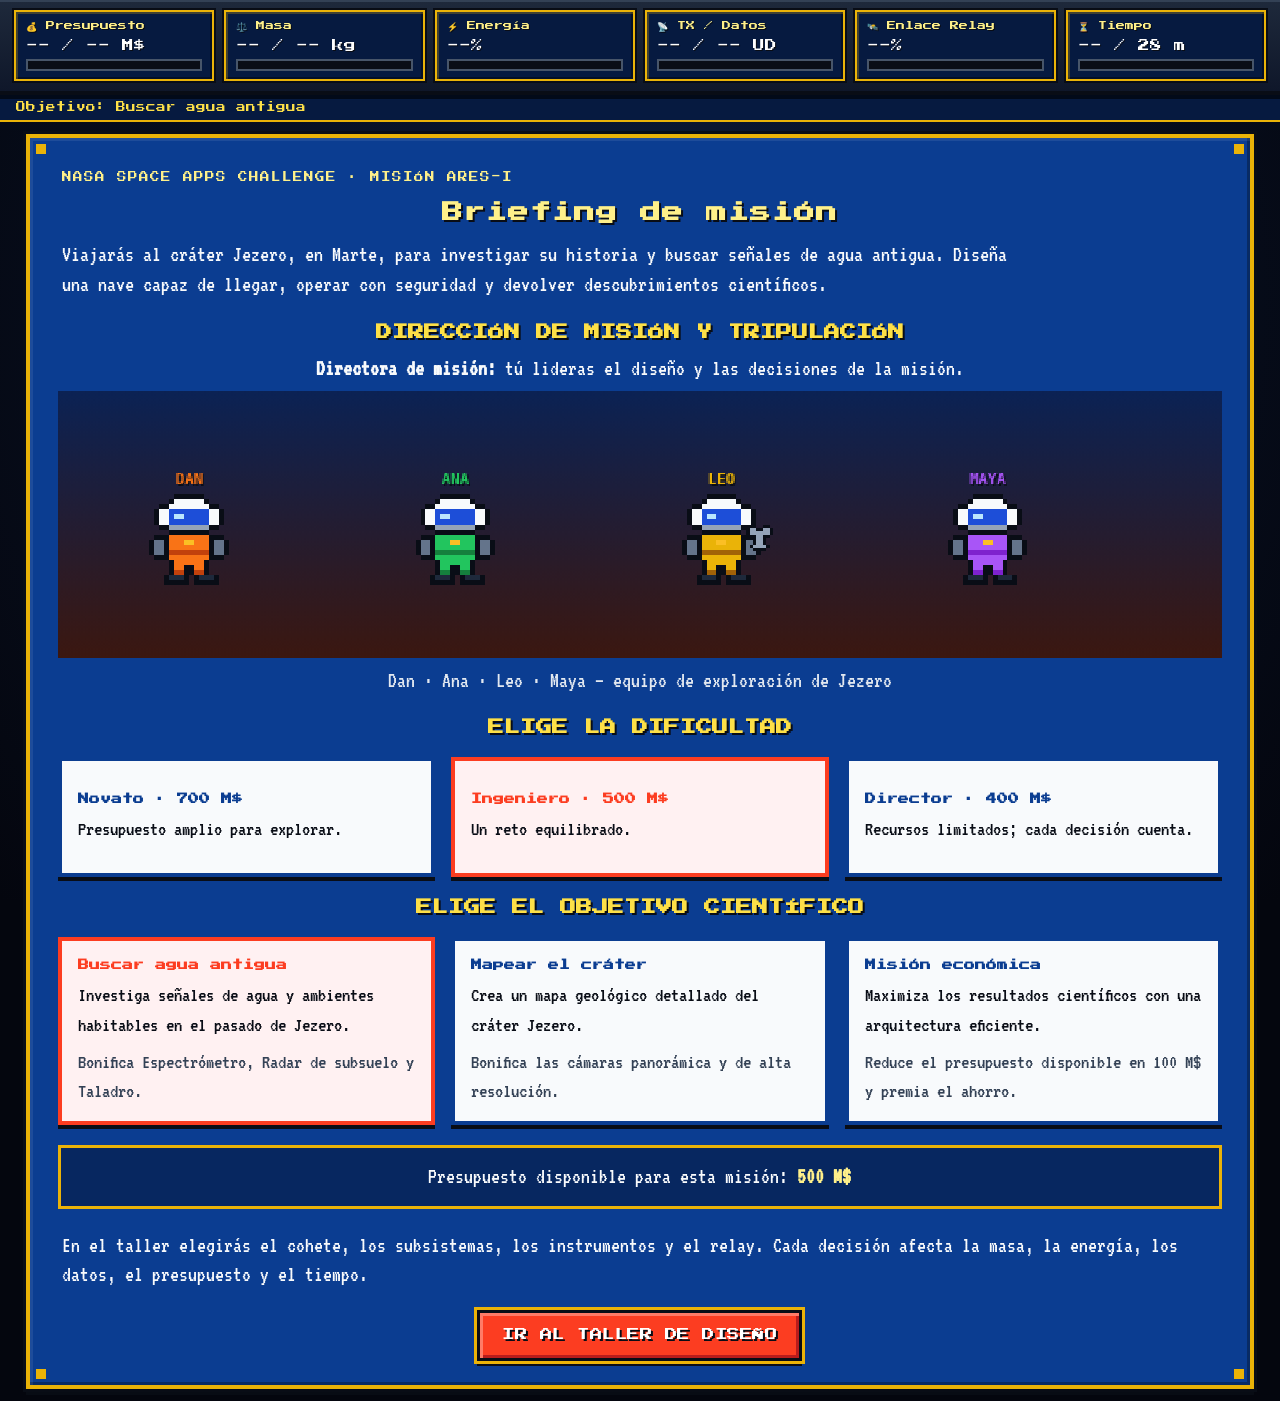
<file: index.html>
<!DOCTYPE html>
<html lang="es">

<head>
  <meta charset="UTF-8">
  <meta name="viewport" content="width=device-width, initial-scale=1.0">
  <title>Misión Ares-I: Diseña, Lanza y Sobrevive</title>
  <link rel="stylesheet" href="css/style.css">
</head>

<body>

  <!-- BARRA SUPERIOR FIJA DE 6 RECURSOS -->
  <header class="barra-recursos-fija" id="barra-recursos">
    <div class="recursos-grid">
      <div class="recurso-card" id="card-res-presupuesto" title="Presupuesto disponible vs gastado">
        <div class="recurso-header">
          <span class="recurso-label">💰 Presupuesto</span>
          <span class="recurso-valor" id="res-presupuesto-val">-- / -- M$</span>
        </div>
        <div class="progress-track">
          <div class="progress-fill" id="res-presupuesto-bar" style="width: 0%"></div>
        </div>
      </div>

      <div class="recurso-card" id="card-res-masa" title="Masa de la nave vs capacidad del lanzador">
        <div class="recurso-header">
          <span class="recurso-label">⚖️ Masa</span>
          <span class="recurso-valor" id="res-masa-val">-- / -- kg</span>
        </div>
        <div class="progress-track">
          <div class="progress-fill" id="res-masa-bar" style="width: 0%"></div>
        </div>
      </div>

      <div class="recurso-card" id="card-res-energia" title="Factor de suficiencia energética en Marte">
        <div class="recurso-header">
          <span class="recurso-label">⚡ Energía</span>
          <span class="recurso-valor" id="res-energia-val">--%</span>
        </div>
        <div class="progress-track">
          <div class="progress-fill" id="res-energia-bar" style="width: 0%"></div>
        </div>
      </div>

      <div class="recurso-card" id="card-res-datos" title="Capacidad de transmisión / datos generados">
        <div class="recurso-header">
          <span class="recurso-label">📡 TX / Datos</span>
          <span class="recurso-valor" id="res-datos-val">-- / -- UD</span>
        </div>
        <div class="progress-track">
          <div class="progress-fill" id="res-datos-bar" style="width: 0%"></div>
        </div>
      </div>

      <div class="recurso-card" id="card-res-comms" title="Cobertura de retransmisión orbital">
        <div class="recurso-header">
          <span class="recurso-label">🛰️ Enlace Relay</span>
          <span class="recurso-valor" id="res-comms-val">--%</span>
        </div>
        <div class="progress-track">
          <div class="progress-fill" id="res-comms-bar" style="width: 0%"></div>
        </div>
      </div>

      <div class="recurso-card" id="card-res-tiempo" title="Meses de desarrollo vs ventana de lanzamiento (28m)">
        <div class="recurso-header">
          <span class="recurso-label">⏳ Tiempo</span>
          <span class="recurso-valor" id="res-tiempo-val">-- / 28 m</span>
        </div>
        <div class="progress-track">
          <div class="progress-fill" id="res-tiempo-bar" style="width: 0%"></div>
        </div>
      </div>
    </div>
  </header>
  <div class="hud-objetivo" aria-live="polite">
    <span id="hud-objetivo-activo">Objetivo: Buscar agua antigua</span>
  </div>

  <!-- CONTENEDOR PRINCIPAL DE ESCENAS -->
  <main class="app-main" id="app-main">
    <section class="escena activa" id="escena-briefing"></section>
    <section class="escena" id="escena-design"></section>
    <section class="escena" id="escena-flight"></section>
    <section class="escena" id="escena-rover"></section>
    <section class="escena" id="escena-report"></section>
  </main>

  <!-- SCRIPTS: Carga única en orden de dependencias -->
  <script src="js/data.js"></script>
  <script src="js/state.js"></script>
  <script src="js/engine.js"></script>
  <script src="js/sound.js"></script>
  <script src="js/ui.js"></script>
  <script src="js/sprites.js"></script>

  <!-- Escenas -->
  <script src="js/scenes/briefing.js"></script>
  <script src="js/scenes/design.js"></script>
  <script src="js/scenes/flight.js"></script>
  <script src="js/scenes/rover.js"></script>
  <script src="js/scenes/report.js"></script>

  <script>
    document.addEventListener('DOMContentLoaded', function () {
      window.BriefingScene?.iniciar();
    });
  </script>
</body>

</html>
</file>
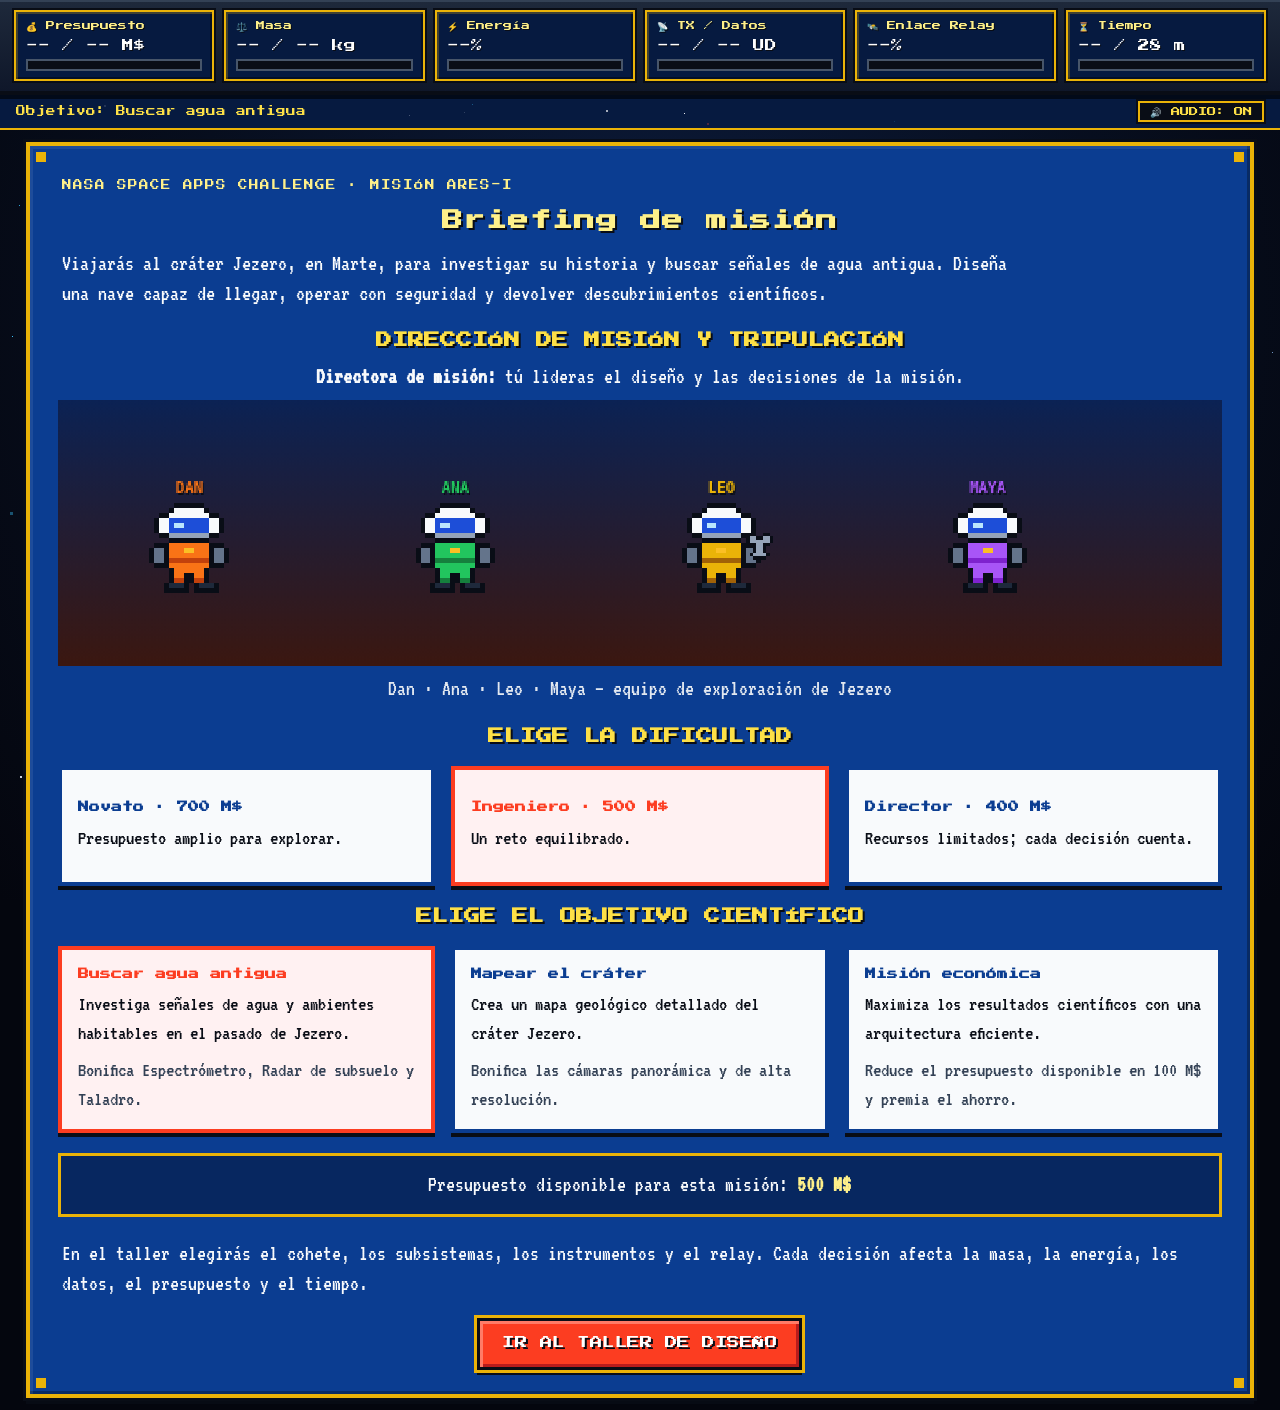
<file: index .html>
<!DOCTYPE html>
<html lang="es">

<head>
  <meta charset="UTF-8">
  <meta name="viewport" content="width=device-width, initial-scale=1.0">
  <title>Misión Ares-I: Diseña, Lanza y Sobrevive</title>
  <link rel="stylesheet" href="css/style.css">
</head>

<body>

  <!-- CAPA DE PARTÍCULAS ESPACIALES EN SEGUNDO PLANO -->
  <canvas id="capa-cosmos" aria-hidden="true"></canvas>

  <!-- BARRA SUPERIOR FIJA DE 6 RECURSOS -->
  <header class="barra-recursos-fija" id="barra-recursos">
    <div class="recursos-grid">
      <div class="recurso-card" id="card-res-presupuesto" title="Presupuesto disponible vs gastado">
        <div class="recurso-header">
          <span class="recurso-label">💰 Presupuesto</span>
          <span class="recurso-valor" id="res-presupuesto-val">-- / -- M$</span>
        </div>
        <div class="progress-track">
          <div class="progress-fill" id="res-presupuesto-bar" style="width: 0%"></div>
        </div>
      </div>

      <div class="recurso-card" id="card-res-masa" title="Masa de la nave vs capacidad del lanzador">
        <div class="recurso-header">
          <span class="recurso-label">⚖️ Masa</span>
          <span class="recurso-valor" id="res-masa-val">-- / -- kg</span>
        </div>
        <div class="progress-track">
          <div class="progress-fill" id="res-masa-bar" style="width: 0%"></div>
        </div>
      </div>

      <div class="recurso-card" id="card-res-energia" title="Factor de suficiencia energética en Marte">
        <div class="recurso-header">
          <span class="recurso-label">⚡ Energía</span>
          <span class="recurso-valor" id="res-energia-val">--%</span>
        </div>
        <div class="progress-track">
          <div class="progress-fill" id="res-energia-bar" style="width: 0%"></div>
        </div>
      </div>

      <div class="recurso-card" id="card-res-datos" title="Capacidad de transmisión / datos generados">
        <div class="recurso-header">
          <span class="recurso-label">📡 TX / Datos</span>
          <span class="recurso-valor" id="res-datos-val">-- / -- UD</span>
        </div>
        <div class="progress-track">
          <div class="progress-fill" id="res-datos-bar" style="width: 0%"></div>
        </div>
      </div>

      <div class="recurso-card" id="card-res-comms" title="Cobertura de retransmisión orbital">
        <div class="recurso-header">
          <span class="recurso-label">🛰️ Enlace Relay</span>
          <span class="recurso-valor" id="res-comms-val">--%</span>
        </div>
        <div class="progress-track">
          <div class="progress-fill" id="res-comms-bar" style="width: 0%"></div>
        </div>
      </div>

      <div class="recurso-card" id="card-res-tiempo" title="Meses de desarrollo vs ventana de lanzamiento (28m)">
        <div class="recurso-header">
          <span class="recurso-label">⏳ Tiempo</span>
          <span class="recurso-valor" id="res-tiempo-val">-- / 28 m</span>
        </div>
        <div class="progress-track">
          <div class="progress-fill" id="res-tiempo-bar" style="width: 0%"></div>
        </div>
      </div>
    </div>
  </header>
  <div class="hud-objetivo" aria-live="polite">
    <span id="hud-objetivo-activo">Objetivo: Buscar agua antigua</span>
    <button type="button" id="btn-toggle-audio" class="btn-audio-toggle" title="Alternar música y efectos retro" aria-label="Alternar audio" aria-pressed="true">
      🔊 AUDIO: ON
    </button>
  </div>

  <!-- CONTENEDOR PRINCIPAL DE ESCENAS -->
  <main class="app-main" id="app-main">
    <section class="escena activa" id="escena-briefing"></section>
    <section class="escena" id="escena-design"></section>
    <section class="escena" id="escena-flight"></section>
    <section class="escena" id="escena-rover"></section>
    <section class="escena" id="escena-celebration"></section>
    <section class="escena" id="escena-report"></section>
  </main>

  <!-- SCRIPTS: Carga única en orden de dependencias -->
  <script src="js/data.js"></script>
  <script src="js/state.js"></script>
  <script src="js/engine.js"></script>
  <script src="js/sound.js"></script>
  <script src="js/ui.js"></script>
  <script src="js/sprites.js"></script>
  <script src="js/cosmos.js"></script>

  <!-- Escenas -->
  <script src="js/scenes/briefing.js"></script>
  <script src="js/scenes/design.js"></script>
  <script src="js/scenes/flight.js"></script>
  <script src="js/scenes/rover.js"></script>
  <script src="js/scenes/celebration.js"></script>
  <script src="js/scenes/report.js"></script>

  <script>
    document.addEventListener('DOMContentLoaded', function () {
      window.BriefingScene?.iniciar();
    });
  </script>
</body>

</html>
</file>
<file: css/style.css>
/* =====================================================================
   Misión Ares-I – css/style.css  (VERSIÓN 2: pantalla ancha + paleta NASA)
   Consola retro 16-bit · Blanco / Rojo / Azul NASA · Marcos dorados pixel-art
   Paleta: #090D16 · #F8FAFC · #0B3D91 · #FC3D21 · #EAB308
   ===================================================================== */
@import url('https://fonts.googleapis.com/css2?family=Press+Start+2P&family=VT323&display=swap');

/* ─────────────────────────── Variables ─────────────────────────── */
:root {
  --space-bg: #0B0F17;
  --nasa-blue: #0B3D91;
  --nasa-blue-dark: #061a40;
  --nasa-blue-light: #1d4ed8;
  --nasa-red: #FC3D21;
  --nasa-red-dark: #b91c1c;
  --nasa-red-light: #ff7b67;
  --space-white: #F8FAFC;
  --paper-red: #FFF1F2;
  --text-dark: #090D16;
  --gold-main: #EAB308;
  --gold-light: #fef08a;
  --gold-dark: #854d0e;
  --pixel-black: #090D16;
  --steel-bg: #1e293b;
  --ok-green: #16a34a;
  --warn-amber: #d97706;
  --stage-max: 1600px;
}

/* ─────────────────────────── Reset ─────────────────────────── */
*,
*::before,
*::after {
  box-sizing: border-box;
  image-rendering: pixelated;
}

body {
  margin: 0;
  padding: 0;
  min-height: 100vh;
  background-color: #04060e;
  background-image:
    radial-gradient(circle at 50% 35%, #0c1c3d 0%, rgba(7, 14, 30, 0.95) 55%, #04060e 100%),
    radial-gradient(circle at 80% 20%, rgba(29, 78, 216, 0.18) 0%, transparent 45%),
    radial-gradient(circle at 20% 80%, rgba(252, 61, 33, 0.12) 0%, transparent 50%),
    radial-gradient(ellipse at 50% 50%, transparent 60%, rgba(4, 6, 14, 0.85) 100%);
  background-attachment: fixed;
  background-repeat: no-repeat;
  background-size: cover;
  color: var(--space-white);
  font-family: 'VT323', monospace;
  font-size: 22px;
  line-height: 1.35;
  overflow-x: hidden;
}

/* ─────────────────── Capa de Partículas Cósmicas (Segundo Plano) ─────────────────── */
#capa-cosmos {
  position: fixed;
  inset: 0;
  width: 100vw !important;
  max-width: 100vw !important;
  height: 100vh !important;
  pointer-events: none;
  z-index: 1;
  overflow: hidden;
  display: block;
  margin: 0 !important;
  border: none !important;
  outline: none !important;
  background: transparent !important;
}

/* ─────────────────── Tipografía ─────────────────── */
h1,
h2,
h3,
.pixel-title,
.stat-value,
button {
  font-family: 'Press Start 2P', monospace;
  text-shadow: 2px 2px 0px var(--pixel-black);
}

h1 {
  font-size: 1.3rem;
  color: var(--gold-light);
  letter-spacing: 1px;
  margin: 8px 0 12px;
  line-height: 1.4;
}

h2 {
  font-size: 1rem;
  color: #fde047;
  margin: 0 0 10px;
  line-height: 1.5;
}

h3 {
  font-size: 0.8rem;
  color: #ffffff;
  margin: 0 0 8px;
  line-height: 1.5;
}

p,
span,
div,
td,
li {
  text-shadow: none;
}

/* ─────────────────── Marco NASA: ancho completo, filete dorado, remaches ───────────────────
   Ocupa casi todo el ancho de la pantalla para que el juego sea el protagonista. */
.marco-nasa,
section.escena.activa>div:first-child,
.panel,
.modal-content,
.scene-container,
#taller-wrapper {
  width: 96vw;
  max-width: 1600px;
  margin: 12px auto;
  padding: 24px 28px;
  box-sizing: border-box;
  position: relative;
  z-index: 2;
  background-color: var(--nasa-blue);
  /* 4 remaches cuadrados dorados en las esquinas */
  background-image:
    linear-gradient(var(--gold-main), var(--gold-main)),
    linear-gradient(var(--gold-main), var(--gold-main)),
    linear-gradient(var(--gold-main), var(--gold-main)),
    linear-gradient(var(--gold-main), var(--gold-main));
  background-size: 10px 10px;
  background-repeat: no-repeat;
  background-position:
    6px 6px,
    calc(100% - 6px) 6px,
    6px calc(100% - 6px),
    calc(100% - 6px) calc(100% - 6px);
  border: 4px solid var(--gold-main);
  outline: 3px solid var(--pixel-black);
  box-shadow:
    inset 3px 3px 0px rgba(255, 255, 255, 0.08),
    inset -3px -3px 0px rgba(0, 0, 0, 0.3),
    0 6px 0px rgba(9, 13, 22, 0.85);
  border-radius: 0;
}

/* ─────────────────── Barra HUD superior ─────────────────── */
header,
#hud,
.hud-bar,
.top-bar,
.barra-recursos-fija {
  background: linear-gradient(180deg, #1e293b 0%, #0f172a 100%);
  border-bottom: 4px solid var(--pixel-black);
  box-shadow: inset 0 2px 0 #334155, 0 4px 0 rgba(0, 0, 0, 0.6);
  padding: 10px 14px;
  position: sticky;
  top: 0;
  z-index: 100;
}

.recursos-grid,
.hud-grid,
.stats-container,
#hud-stats {
  display: grid;
  grid-template-columns: repeat(6, 1fr);
  gap: 10px;
  max-width: var(--stage-max);
  margin: 0 auto;
}

.recurso-card,
.hud-item,
.stat-card,
.resource-box {
  background-color: var(--nasa-blue-dark);
  border: 2px solid var(--gold-main);
  outline: 2px solid var(--pixel-black);
  box-shadow: inset 2px 2px 0 rgba(234, 179, 8, 0.25), inset -2px -2px 0 rgba(0, 0, 0, 0.4);
  padding: 8px 10px;
  display: flex;
  flex-direction: column;
  justify-content: space-between;
}

.recurso-header {
  display: flex;
  flex-direction: column;
  gap: 3px;
}

.recurso-label,
.hud-label,
.stat-label {
  font-family: 'Press Start 2P', monospace;
  font-size: 0.56rem;
  color: var(--gold-light);
  text-shadow: 1px 1px 0 var(--pixel-black);
  margin-bottom: 3px;
}

.recurso-valor,
.hud-val,
.stat-value {
  font-family: 'Press Start 2P', monospace;
  font-size: 0.72rem;
  color: #ffffff;
  text-shadow: 1px 1px 0 var(--pixel-black);
}

.hud-objetivo {
  position: relative;
  padding: 6px 16px;
  background: var(--nasa-blue-dark);
  border-bottom: 2px solid var(--gold-main);
  color: #fde047;
  font-family: 'Press Start 2P', monospace;
  font-size: 0.6rem;
  display: flex;
  justify-content: space-between;
  align-items: center;
  flex-wrap: wrap;
  gap: 8px;
  text-shadow: 1px 1px 0 var(--pixel-black);
}

.btn-audio-toggle {
  background: #090d16;
  color: #fde047;
  border: 2px solid #eab308;
  box-shadow: 0 2px 0 var(--pixel-black);
  padding: 4px 10px;
  font-family: 'Press Start 2P', monospace;
  font-size: 0.58rem;
  cursor: pointer;
  display: inline-flex;
  align-items: center;
  gap: 6px;
  line-height: 1;
  transition: transform 0.1s steps(2), background-color 0.1s, border-color 0.1s;
}

.btn-audio-toggle:hover {
  background: #1e293b;
  color: #ffffff;
  border-color: #fde047;
  transform: translateY(-1px);
}

.btn-audio-toggle.muted {
  color: #94a3b8;
  border-color: #64748b;
  background: #0f172a;
}

/* Barras de progreso segmentadas */
.progress-track,
progress,
.bar-track,
.progress-bar {
  width: 100%;
  height: 12px;
  background-color: var(--pixel-black);
  border: 2px solid #475569;
  margin-top: 5px;
  overflow: hidden;
  appearance: none;
}

.progress-fill,
.bar-fill {
  height: 100%;
  background: repeating-linear-gradient(90deg,
      #22c55e, #22c55e 6px, #15803d 6px, #15803d 8px);
  transition: width 0.25s steps(8);
}

.progress-fill.warning,
.bar-fill.warn {
  background: repeating-linear-gradient(90deg, #f59e0b, #f59e0b 6px, #b45309 6px, #b45309 8px);
}

.progress-fill.danger,
.bar-fill.danger {
  background: repeating-linear-gradient(90deg, #ef4444, #ef4444 6px, #991b1b 6px, #991b1b 8px);
}

/* ─────────────────── Rejillas de tarjetas ───────────────────
   .cards-grid SIEMPRE son 3 columnas iguales (decisiones, piezas). */
.cards-grid {
  display: grid;
  grid-template-columns: repeat(3, 1fr);
  gap: 16px;
  width: 100%;
  margin-top: 10px;
}

.options-grid,
.opciones-grid,
.grid-4,
.grid-3 {
  display: grid;
  grid-template-columns: repeat(auto-fit, minmax(215px, 1fr));
  gap: 12px;
  margin-top: 10px;
}

#grid-instrumentos.opciones-grid {
  grid-template-columns: repeat(auto-fill, minmax(240px, 1fr));
  gap: 10px;
}

/* ─────────────────── Tarjetas BLANCO NASA (piezas, opciones, decisiones) ─────────────────── */
.card,
.option-card,
.pieza-card,
.decision-card {
  background-color: var(--space-white);
  color: var(--text-dark);
  border: 3px solid var(--nasa-blue);
  box-shadow: 0 3px 0 var(--pixel-black);
  padding: 14px;
  cursor: pointer;
  transition: transform 0.1s steps(2), border-color 0.1s, background-color 0.1s;
  position: relative;
  display: flex;
  flex-direction: column;
  gap: 8px;
  min-width: 0;
  overflow-wrap: break-word;
  word-wrap: break-word;
}

.opcion-card {
  background-color: var(--space-white);
  color: var(--text-dark);
  border: 3px solid var(--nasa-blue);
  box-shadow: 0 3px 0 var(--pixel-black);
  padding: 10px 12px;
  cursor: pointer;
  transition: transform 0.1s steps(2), border-color 0.1s, background-color 0.1s;
  position: relative;
  display: flex;
  flex-direction: column;
  gap: 6px;
  min-width: 0;
  border-radius: 2px;
  overflow-wrap: break-word;
  word-wrap: break-word;
}

.checkbox-card {
  background-color: var(--space-white);
  color: var(--text-dark);
  border: 3px solid var(--nasa-blue);
  box-shadow: 0 3px 0 var(--pixel-black);
  padding: 9px 12px;
  cursor: pointer;
  transition: transform 0.1s steps(2), border-color 0.1s, background-color 0.1s;
  position: relative;
  display: flex;
  flex-direction: row;
  align-items: center;
  gap: 10px;
  min-width: 0;
  border-radius: 2px;
  overflow-wrap: break-word;
  word-wrap: break-word;
}

.checkbox-card input[type="checkbox"] {
  width: 20px;
  height: 20px;
  accent-color: var(--nasa-red);
  cursor: pointer;
  flex-shrink: 0;
  margin: 0;
}

.card:hover,
.option-card:hover,
.pieza-card:hover,
.decision-card:hover,
.opcion-card:hover,
.checkbox-card:hover,
.card.selected,
.option-card.selected,
.pieza-card.selected,
.decision-card.selected,
.opcion-card.selected,
.opcion-card.seleccionada,
.checkbox-card.selected,
.checkbox-card.seleccionada,
.card.activa,
.pieza-card.activa,
.decision-card.activa {
  background-color: var(--paper-red);
  border-color: var(--nasa-red);
  box-shadow: 0 3px 0 var(--pixel-black);
}

.card:hover,
.option-card:hover,
.pieza-card:hover,
.decision-card:hover,
.opcion-card:hover,
.checkbox-card:hover {
  transform: translateY(-2px);
}

/* Texto interno nítido, nunca borroso ni duplicado */
.card h1,
.card h2,
.card h3,
.option-card h2,
.pieza-card h2,
.pieza-card h3,
.decision-card h2,
.decision-card h3,
.opcion-card h2,
.checkbox-card h2 {
  color: var(--nasa-blue);
  text-shadow: none;
}

.card.selected h2,
.opcion-card.selected h2,
.decision-card:hover h2,
.pieza-card.selected h2,
.decision-card.selected h2 {
  color: var(--nasa-red);
}

.card p,
.card span,
.card li,
.decision-card p,
.decision-card span,
.decision-card li,
.pieza-card p,
.pieza-card span {
  color: var(--text-dark);
  text-shadow: none;
}

.disabled-card {
  opacity: 0.45;
  cursor: not-allowed;
  pointer-events: none;
}

.bloqueada {
  opacity: 0.4;
  cursor: not-allowed;
}

.opcion-top {
  display: flex;
  align-items: center;
  gap: 8px;
}

.opcion-top input[type="radio"] {
  width: 18px;
  height: 18px;
  accent-color: var(--nasa-red);
  cursor: pointer;
  flex-shrink: 0;
  margin: 0;
}

.opcion-nombre {
  font-family: 'Press Start 2P', monospace;
  font-size: 0.82rem;
  font-weight: bold;
  color: var(--nasa-blue);
  text-shadow: none;
  flex: 1;
  line-height: 1.35;
  letter-spacing: 0.2px;
}

.card.selected .opcion-nombre,
.opcion-card.selected .opcion-nombre,
.opcion-card.seleccionada .opcion-nombre,
.opcion-card:hover .opcion-nombre,
.pieza-card.selected .opcion-nombre {
  color: var(--nasa-red);
}

.opcion-specs {
  font-family: 'VT323', monospace;
  font-size: 24px;
  display: flex;
  flex-direction: column;
  gap: 2px;
  border-top: 1px dashed #cbd5e1;
  padding-top: 4px;
}

.spec-line {
  display: flex;
  justify-content: space-between;
  align-items: baseline;
  gap: 6px;
  color: #1e293b;
  font-size: 24px;
  line-height: 1.15;
}

.spec-val {
  color: #0b3d91;
  font-weight: bold;
  font-size: 25px;
}

.opcion-card.selected .spec-val {
  color: var(--nasa-red);
}

.checkbox-info {
  flex: 1;
  display: flex;
  flex-direction: column;
  gap: 4px;
}

.checkbox-nombre {
  font-family: 'Press Start 2P', monospace;
  font-size: 0.82rem;
  font-weight: bold;
  color: var(--nasa-blue);
  text-shadow: none;
  line-height: 1.35;
  letter-spacing: 0.2px;
}

.checkbox-card.selected .checkbox-nombre,
.checkbox-card.seleccionada .checkbox-nombre,
.checkbox-card:hover .checkbox-nombre {
  color: var(--nasa-red);
}

.checkbox-detalles {
  display: flex;
  flex-wrap: wrap;
  gap: 6px;
  align-items: center;
}

.badge-micro {
  background: #f1f5f9;
  border: 1.5px solid #0284c7;
  padding: 2px 7px;
  font-family: 'VT323', monospace;
  font-size: 22px;
  font-weight: bold;
  color: #0369a1;
  border-radius: 2px;
  line-height: 1.1;
}

.badge-micro.badge-ciencia {
  background: #dcfce7;
  color: #15803d;
  border-color: #16a34a;
}

.decision-num {
  font-family: 'Press Start 2P', monospace;
  font-size: 0.56rem;
  color: #ffffff;
  background: var(--nasa-red);
  border: 2px solid var(--pixel-black);
  padding: 4px 8px;
  text-shadow: none;
  display: inline-block;
  align-self: flex-start;
  margin-bottom: 4px;
}

/* Botón de acción al pie de una tarjeta de decisión */
.decision-card>button {
  margin-top: auto;
  width: 100%;
}

/* ─────────────────── Botones chunky retro ─────────────────── */
button,
.btn {
  background-color: var(--nasa-blue-light);
  color: #ffffff;
  border: 3px solid var(--gold-main);
  outline: 2px solid var(--pixel-black);
  box-shadow:
    inset 2px 2px 0 #60a5fa,
    inset -2px -2px 0 #1e3a8a,
    0 4px 0 var(--pixel-black);
  padding: 12px 16px;
  font-size: 0.7rem;
  line-height: 1.4;
  cursor: pointer;
  text-transform: uppercase;
  transition: transform 0.08s steps(2);
}

button:hover:not(:disabled),
.btn:hover:not(:disabled) {
  background-color: #2563eb;
  border-color: var(--gold-light);
}

button:active:not(:disabled),
.btn:active:not(:disabled) {
  transform: translateY(3px);
  box-shadow: inset 2px 2px 0 #1e3a8a, 0 1px 0 var(--pixel-black);
}

/* ─────────────────── Insignias de fase y alertas: ROJO NASA + texto blanco ─────────────────── */
.badge-tag,
.fase-badge,
.escena-header .badge-tag,
.reporte-badge-rango {
  display: inline-block;
  background-color: var(--nasa-red);
  color: #FFFFFF;
  border: 3px solid var(--pixel-black);
  box-shadow: 3px 3px 0 var(--pixel-black);
  font-family: 'Press Start 2P', monospace;
  font-size: 0.62rem;
  letter-spacing: 1px;
  padding: 7px 14px;
  margin-bottom: 8px;
  text-transform: uppercase;
  text-shadow: 1px 1px 0 var(--pixel-black);
}

/* Cabecera compacta de escena: insignia + título en una sola línea (deja espacio al juego) */
.escena-cabecera {
  display: flex;
  align-items: center;
  gap: 14px;
  flex-wrap: wrap;
  margin-bottom: 10px;
}

.escena-cabecera h1,
.escena-cabecera h2 {
  margin: 0;
}

.escena-cabecera .badge-tag,
.escena-cabecera .fase-badge {
  margin-bottom: 0;
}

/* Botón rojo principal */
button.btn-launch,
button.btn-primary,
button.btn-danger,
button.btn-nasa-rojo,
#btn-lanzar,
#btn-lanzar-mision,
#btn-edl-brake,
#btn-rover-finish,
#btn-ver-informe,
#btn-continuar-celebracion,
.btn-redisenar,
.btn-accion-principal,
#btn-mantener-empuje {
  background-color: var(--nasa-red);
  color: #ffffff;
  border: 3px solid var(--pixel-black);
  outline: 3px solid var(--gold-main);
  box-shadow:
    inset 3px 3px 0 var(--nasa-red-light),
    inset -3px -3px 0 var(--nasa-red-dark),
    0 5px 0 var(--pixel-black);
  font-family: 'Press Start 2P', monospace;
  font-size: 0.78rem;
  padding: 14px 22px;
  text-shadow: 2px 2px 0 var(--pixel-black);
  cursor: pointer;
  letter-spacing: 0.5px;
}

button.btn-launch:hover:not(:disabled),
button.btn-primary:hover:not(:disabled),
button.btn-nasa-rojo:hover:not(:disabled),
#btn-lanzar:hover:not(:disabled),
#btn-edl-brake:hover:not(:disabled),
#btn-rover-finish:hover:not(:disabled),
#btn-ver-informe:hover:not(:disabled),
#btn-continuar-celebracion:hover:not(:disabled),
#btn-mantener-empuje:hover:not(:disabled),
.btn-redisenar:hover:not(:disabled) {
  background-color: #ff5238;
  border-color: var(--pixel-black);
  transform: translateY(-2px);
  box-shadow:
    inset 3px 3px 0 #ffa091,
    inset -3px -3px 0 #b91c1c,
    0 7px 0 var(--pixel-black);
}

button.btn-launch:active:not(:disabled),
button.btn-primary:active:not(:disabled),
button.btn-nasa-rojo:active:not(:disabled),
#btn-lanzar:active:not(:disabled),
#btn-edl-brake:active:not(:disabled),
#btn-rover-finish:active:not(:disabled),
#btn-ver-informe:active:not(:disabled),
#btn-continuar-celebracion:active:not(:disabled),
#btn-mantener-empuje:active:not(:disabled),
.btn-redisenar:active:not(:disabled) {
  transform: translateY(3px);
  box-shadow: inset 2px 2px 0 #991b1b, 0 2px 0 var(--pixel-black);
}

button:disabled,
.btn:disabled {
  background-color: #334155;
  border-color: #64748b;
  color: #94a3b8;
  box-shadow: none;
  cursor: not-allowed;
  opacity: 0.7;
}

/* Botón secundario (abandonar tramos) */
.btn-secondary,
#btn-abandonar-edl,
#btn-rover-abandon,
#btn-abandonar-lanzamiento,
#btn-abandonar-tramo-flight {
  background-color: #1e293b;
  color: #f87171;
  border: 3px solid #991b1b;
  outline: 2px solid var(--pixel-black);
  box-shadow: inset 2px 2px 0 #334155, inset -2px -2px 0 #0f172a, 0 3px 0 var(--pixel-black);
}

.btn-secondary:hover:not(:disabled),
#btn-abandonar-edl:hover:not(:disabled),
#btn-rover-abandon:hover:not(:disabled),
#btn-abandonar-lanzamiento:hover:not(:disabled),
#btn-abandonar-tramo-flight:hover:not(:disabled) {
  background-color: #7f1d1d;
  border-color: #ef4444;
  color: #fecaca;
}

/* ─────────────────── Pasos de ensamblaje ─────────────────── */
.pasos-ensamblaje {
  display: flex;
  justify-content: space-between;
  gap: 8px;
  margin-bottom: 16px;
  flex-wrap: wrap;
}

.paso-pill {
  flex: 1;
  min-width: 140px;
  text-align: center;
  padding: 10px 6px;
  background: var(--nasa-blue-dark);
  border: 3px solid #475569;
  font-family: 'Press Start 2P', monospace;
  font-size: 0.6rem;
  color: #cbd5e1;
  cursor: default;
}

.paso-pill.activo {
  background-color: var(--space-white);
  border: 4px solid var(--nasa-red);
  color: var(--text-dark);
  box-shadow: 0 4px 0 var(--pixel-black);
  font-weight: bold;
  text-shadow: none;
}

.paso-pill.completado {
  background: #14532d;
  border-color: #22c55e;
  color: #bbf7d0;
}

.paso-seccion {
  margin-top: 10px;
}

.paso-nav {
  display: flex;
  gap: 12px;
  justify-content: flex-end;
  margin-top: 18px;
  flex-wrap: wrap;
}

/* ─────────────────── Canvas: escalado nítido (pixel-perfect) ─────────────────── */
canvas,
.arcade-canvas,
#canvas-lanzamiento,
#canvas-flight,
#canvas-edl,
#canvas-jezero,
#canvas-ascent,
#canvas-cinematica,
#canvas-amerizaje,
#canvas-celebracion {
  width: 100% !important;
  max-width: 1200px !important;
  height: auto !important;
  display: block;
  margin: 0 auto;
  image-rendering: pixelated;
  image-rendering: crisp-edges;
}

/* Excepción: canvas de partículas de fondo espacial completo */
canvas#capa-cosmos,
#capa-cosmos {
  width: 100vw !important;
  max-width: 100vw !important;
  height: 100vh !important;
  display: block !important;
  margin: 0 !important;
  border: none !important;
  outline: none !important;
  background: transparent !important;
}

/* ─────────────────── Layouts de consola: panel lateral + canvas gigante ─────────────────── */
.console-split {
  display: grid;
  grid-template-columns: 290px 1fr;
  gap: 20px;
  align-items: center;
}

.console-split-right {
  display: grid;
  grid-template-columns: 1fr 290px;
  gap: 20px;
  align-items: center;
}

.console-split canvas,
.console-split-right canvas {
  width: 100%;
  max-width: none;
  margin: 0;
}

.console-split>*,
.console-split-right>* {
  min-width: 0;
}

/* Panel lateral de medidores y controles */
.panel-consola {
  background-color: var(--nasa-blue-dark);
  border: 3px solid var(--gold-main);
  outline: 3px solid var(--pixel-black);
  box-shadow: inset 2px 2px 0 rgba(234, 179, 8, 0.2), inset -2px -2px 0 rgba(0, 0, 0, 0.4);
  padding: 14px;
  display: flex;
  flex-direction: column;
  gap: 12px;
}

.panel-consola .panel-titulo {
  font-family: 'Press Start 2P', monospace;
  font-size: 0.66rem;
  color: var(--gold-light);
  border-bottom: 2px solid var(--gold-main);
  padding-bottom: 8px;
  margin: 0;
  line-height: 1.5;
}

.panel-consola button {
  width: 100%;
}

.dato-grande {
  font-family: 'Press Start 2P', monospace;
  font-size: 0.82rem;
  color: #ffffff;
  text-align: center;
  line-height: 1.6;
}

.dato-grande small {
  display: block;
  font-size: 0.55rem;
  color: var(--gold-light);
}

.dato-grande.peligro {
  color: #f87171;
}

.dato-grande.ok {
  color: #4ade80;
}

/* Medidor vertical (altitud / velocidad / empuje) */
.medidor-vertical {
  position: relative;
  width: 70px;
  height: 230px;
  margin: 0 auto;
  background: var(--pixel-black);
  border: 3px solid #475569;
  outline: 2px solid var(--gold-main);
}

.medidor-vertical .zona-peligro,
.medidor-vertical .zona-precaucion,
.medidor-vertical .zona-segura {
  position: absolute;
  left: 0;
  width: 100%;
}

.medidor-vertical .zona-peligro {
  top: 0;
  height: 35%;
  background: #dc2626;
}

.medidor-vertical .zona-precaucion {
  top: 35%;
  height: 30%;
  background: #eab308;
}

.medidor-vertical .zona-segura {
  top: 65%;
  height: 35%;
  background: #16a34a;
}

.medidor-vertical .aguja {
  position: absolute;
  left: -10px;
  right: -10px;
  height: 8px;
  background: #ffffff;
  border: 2px solid var(--pixel-black);
  transition: top 0.1s linear;
}

.medidor-fill {
  position: absolute;
  bottom: 0;
  left: 0;
  width: 100%;
  background: repeating-linear-gradient(0deg, #22c55e, #22c55e 6px, #15803d 6px, #15803d 8px);
}

/* Barra superior compacta dentro de minijuegos */
.minijuego-barra-superior {
  display: flex;
  justify-content: space-between;
  align-items: center;
  flex-wrap: wrap;
  gap: 12px;
  margin-bottom: 12px;
}

.minijuego-info-left {
  display: flex;
  gap: 24px;
  flex-wrap: wrap;
  font-family: 'Press Start 2P', monospace;
  font-size: 0.7rem;
  color: #fde047;
}

/* Tránsito espacial: canvas grande + panel de controles a la derecha */
.flight-game-layout {
  display: grid;
  grid-template-columns: 1fr 290px;
  gap: 20px;
  align-items: start;
}

.flight-game-layout .canvas-wrapper {
  min-width: 0;
}

.flight-game-layout canvas {
  max-width: none;
  margin: 0;
}

.panel-controles-vuelo {
  background-color: var(--nasa-blue-dark);
  border: 3px solid var(--gold-main);
  outline: 3px solid var(--pixel-black);
  padding: 14px;
  display: flex;
  flex-direction: column;
  gap: 12px;
}

/* ─────────────────── Panel de Revisión de Seguridad / Semáforo ─────────────────── */
.security-panel,
.panel-seguridad,
.semaforo-grid {
  display: grid;
  grid-template-columns: repeat(auto-fit, minmax(200px, 1fr));
  gap: 14px;
  margin: 14px 0;
}

.sem-item {
  background-color: var(--space-white);
  color: var(--text-dark);
  border: 4px solid var(--nasa-blue);
  box-shadow: 0 4px 0 var(--pixel-black);
  padding: 14px;
  transition: transform 0.1s steps(2);
}

.sem-item:hover {
  border-color: var(--nasa-red);
  background-color: var(--paper-red);
}

.sem-label {
  font-family: 'Press Start 2P', monospace;
  font-size: 0.58rem;
  color: var(--text-dark);
  text-shadow: none;
  font-weight: bold;
  margin-bottom: 6px;
  line-height: 1.4;
}

.sem-valor {
  font-family: 'VT323', monospace;
  font-size: 26px;
  color: var(--text-dark);
  text-shadow: none;
  font-weight: bold;
}

.sem-msg {
  font-family: 'VT323', monospace;
  font-size: 21px;
  color: #334155;
  text-shadow: none;
}

.sem-item.verde {
  border-color: var(--ok-green);
  box-shadow: inset 6px 0 0 var(--ok-green), 0 4px 0 var(--pixel-black);
}

.sem-item.verde .sem-label {
  color: #14532d;
}

.sem-item.verde .sem-valor {
  color: #15803d;
}

.sem-item.verde .sem-msg {
  color: #166534;
}

.sem-item.amarillo {
  border-color: var(--warn-amber);
  box-shadow: inset 6px 0 0 var(--warn-amber), 0 4px 0 var(--pixel-black);
}

.sem-item.amarillo .sem-label {
  color: #78350f;
}

.sem-item.amarillo .sem-valor {
  color: #b45309;
}

.sem-item.amarillo .sem-msg {
  color: #92400e;
}

.sem-item.rojo {
  background-color: #fee2e2;
  border-color: var(--nasa-red);
  box-shadow: inset 6px 0 0 var(--nasa-red), 0 4px 0 var(--pixel-black);
}

.sem-item.rojo .sem-label {
  color: #991b1b;
}

.sem-item.rojo .sem-valor {
  color: var(--nasa-red);
}

.sem-item.rojo .sem-msg {
  color: #b91c1c;
}

/* ─────────────────── Tooltips educativos ─────────────────── */
[data-tooltip] {
  position: relative;
}

[data-tooltip]:hover::after {
  content: attr(data-tooltip);
  position: absolute;
  bottom: 105%;
  left: 50%;
  transform: translateX(-50%);
  width: 260px;
  background: var(--pixel-black);
  color: var(--gold-light);
  border: 2px solid var(--gold-main);
  padding: 8px;
  font-family: 'VT323', monospace;
  font-size: 20px;
  z-index: 200;
  pointer-events: none;
  box-shadow: 0 4px 0 #000;
  white-space: normal;
}

/* ─────────────────── Alertas y efectos de tormenta ─────────────────── */
.alerta-tormenta {
  animation: parpadeoRojo 0.6s steps(2) infinite;
}

@keyframes parpadeoRojo {

  0%,
  100% {
    border-color: #ef4444;
  }

  50% {
    border-color: var(--gold-light);
  }
}

.tormenta-polvo {
  box-shadow: inset 0 0 120px rgba(154, 52, 18, 0.92);
}

/* Banner rojo NASA de la Decisión 2 (y otras alertas críticas) */
.banner-alerta {
  background: var(--nasa-red);
  color: #ffffff;
  border: 4px solid var(--pixel-black);
  outline: 3px solid var(--gold-main);
  box-shadow: 0 5px 0 var(--pixel-black);
  padding: 16px 22px;
  margin-bottom: 18px;
  text-align: left;
  animation: parpadeoBanner 1.2s steps(2) infinite;
}

.banner-alerta h1,
.banner-alerta h2 {
  color: #ffffff;
  text-shadow: 2px 2px 0 var(--pixel-black);
  font-size: 1.05rem;
  margin: 0 0 8px;
}

.banner-alerta p {
  color: #ffffff;
  font-size: 1.4rem;
  margin: 0 0 10px;
  text-shadow: none;
}

@keyframes parpadeoBanner {

  0%,
  100% {
    background-color: var(--nasa-red);
  }

  50% {
    background-color: #e0321a;
  }
}

.insignias-estado {
  display: flex;
  gap: 10px;
  flex-wrap: wrap;
}

.insignia {
  background: var(--space-white);
  color: var(--text-dark);
  border: 3px solid var(--pixel-black);
  padding: 7px 12px;
  font-family: 'Press Start 2P', monospace;
  font-size: 0.56rem;
  text-shadow: none;
}

.insignia.ok {
  border-left: 8px solid var(--ok-green);
}

.insignia.no {
  border-left: 8px solid var(--nasa-red);
}

/* ─────────────────── Touch controles rover ─────────────────── */
.touch-controles {
  display: flex;
  justify-content: center;
  gap: 10px;
  flex-wrap: wrap;
  margin-top: 8px;
}

.touch-btn {
  background: #1e293b;
  border: 3px solid var(--gold-main);
  color: var(--gold-light);
  padding: 12px 18px;
  font-family: 'Press Start 2P', monospace;
  font-size: 0.64rem;
  min-width: 70px;
}

.touch-btn:active {
  transform: translateY(2px);
}

/* ─────────────────── Escenas ─────────────────── */
section.escena {
  display: none;
}

section.escena.activa {
  display: block;
}

/* ─────────────────── Briefing inicial ─────────────────── */
.briefing-panel {
  max-width: var(--stage-max);
  text-align: center;
}

.briefing-tripulacion {
  margin: 20px auto;
}

.briefing-tripulacion p {
  margin: 8px 0;
}

.briefing-caption {
  color: #e2e8f0;
}

.briefing-kicker {
  color: var(--gold-light);
  font-family: 'Press Start 2P', monospace;
  font-size: 0.6rem;
  letter-spacing: 1px;
}

.briefing-intro {
  max-width: 980px;
  margin: 0 auto 20px;
  font-size: 1.4rem;
}

.briefing-options {
  display: grid;
  grid-template-columns: repeat(auto-fit, minmax(260px, 1fr));
  gap: 16px;
  margin: 18px 0;
  text-align: left;
}

.briefing-option {
  width: 100%;
  min-height: 120px;
  padding: 16px;
  background: var(--space-white);
  color: var(--text-dark);
  border: 4px solid var(--nasa-blue);
  outline: none;
  box-shadow: 0 4px 0 var(--pixel-black);
  text-align: left;
  text-transform: none;
  line-height: 1.4;
  text-shadow: none;
}

.briefing-option:hover:not(:disabled),
.briefing-option[aria-pressed="true"] {
  background-color: var(--paper-red);
  color: var(--text-dark);
  border-color: var(--nasa-red);
  box-shadow: 0 4px 0 var(--pixel-black);
}

.briefing-option strong {
  display: block;
  margin-bottom: 8px;
  color: var(--nasa-blue);
  font-family: 'Press Start 2P', monospace;
  font-size: 0.68rem;
  text-shadow: none;
}

.briefing-option[aria-pressed="true"] strong,
.briefing-option:hover strong {
  color: var(--nasa-red);
}

.briefing-option span {
  display: block;
  color: var(--text-dark);
  font-family: 'VT323', monospace;
  font-size: 1.3rem;
  text-shadow: none;
}

.briefing-option .briefing-bonus {
  margin-top: 8px;
  color: #334155;
}

.briefing-budget {
  margin: 20px auto;
  padding: 14px;
  border: 3px solid var(--gold-main);
  background: rgba(6, 26, 64, 0.6);
}

.briefing-budget strong {
  color: var(--gold-light);
}

.briefing-acciones {
  margin-top: 20px;
}

/* ─────────────────── Fases de lanzamiento y descenso (ancho completo) ─────────────────── */
.fase-lanzamiento,
.fase-edl {
  max-width: var(--stage-max);
  text-align: left;
}

.marco-nasa h1,
.marco-nasa h2,
.marco-nasa h3,
.marco-nasa p {
  overflow-wrap: break-word;
  word-wrap: break-word;
  margin-left: 0;
  margin-right: 0;
}

.marco-nasa>p,
.marco-nasa>div>p {
  text-align: left;
  padding: 0 4px;
  margin-bottom: 14px;
  display: block;
}

.lanzamiento-hud,
.edl-hud,
.rover-hud {
  display: flex;
  justify-content: center;
  flex-wrap: wrap;
  gap: 12px 28px;
  margin: 12px 0;
  color: #fde047;
  font-family: 'Press Start 2P', monospace;
  font-size: 0.68rem;
}

.lanzamiento-medidor {
  position: relative;
  width: min(100%, 900px);
  height: 26px;
  margin: 14px auto;
  border: 3px solid var(--pixel-black);
  background: #7f1d1d;
}

.lanzamiento-zona-verde {
  position: absolute;
  left: 60%;
  width: 25%;
  height: 100%;
  background: var(--ok-green);
}

.lanzamiento-aguja {
  position: absolute;
  top: -5px;
  left: 50%;
  height: 36px;
  width: 4px;
  background: #fff;
  border: 1px solid var(--pixel-black);
  transform: translateX(-50%);
}

#btn-mantener-empuje,
#btn-edl-brake {
  touch-action: none;
  user-select: none;
}

.edl-result {
  min-height: 1.4em;
  margin-top: 8px;
  color: #fde047;
  font-size: 1.3rem;
}

/* ─────────────────── Pantalla de Reporte Final ─────────────────── */
.reporte-container {
  max-width: var(--stage-max);
  margin: 0 auto;
}

/* Banner de rango: alto contraste */
.reporte-hero {
  background-color: var(--space-white);
  color: var(--text-dark);
  border: 5px solid var(--nasa-red);
  outline: 3px solid var(--pixel-black);
  padding: 22px;
  text-align: center;
  margin: 14px 0 20px;
  box-shadow: 0 6px 0 var(--pixel-black);
}

.reporte-hero h1,
.reporte-hero h2 {
  text-shadow: none;
  color: var(--text-dark);
}

.reporte-hero.historica {
  border-color: var(--gold-main);
  background-color: #FEF9C3;
}

.reporte-hero.exito {
  border-color: var(--ok-green);
  background-color: #DCFCE7;
}

.reporte-hero.parcial {
  border-color: var(--warn-amber);
  background-color: #FEF3C7;
}

.reporte-hero.perdida {
  border-color: #dc2626;
  background-color: #7F1D1D;
  color: var(--gold-light);
}

.reporte-hero.perdida h1,
.reporte-hero.perdida .reporte-titular-rango {
  color: var(--gold-light);
  text-shadow: 2px 2px 0 #000;
}

.reporte-hero.perdida .reporte-score-numero {
  color: var(--gold-light);
  text-shadow: none;
}

.reporte-hero.perdida .reporte-desc-rango {
  color: #fecaca;
}

.reporte-titular-rango {
  font-size: 1.5rem;
  color: var(--nasa-red);
  margin: 10px 0;
  text-shadow: none;
}

.reporte-score-display {
  display: flex;
  align-items: baseline;
  justify-content: center;
  gap: 8px;
  margin: 10px 0;
}

.reporte-score-numero {
  font-family: 'Press Start 2P', monospace;
  font-size: 3rem;
  color: var(--text-dark);
  text-shadow: none;
}

.reporte-score-max {
  font-family: 'Press Start 2P', monospace;
  font-size: 1.1rem;
  color: #475569;
}

.reporte-desc-rango {
  font-size: 1.4rem;
  color: #1e293b;
  margin: 8px 0 0;
}

/* Epílogo: regreso a la Tierra */
.epilogo-regreso {
  display: flex;
  align-items: center;
  justify-content: space-between;
  flex-wrap: wrap;
  gap: 12px;
  background: var(--space-white);
  color: var(--text-dark);
  border: 4px solid var(--nasa-blue);
  outline: 3px solid var(--gold-main);
  box-shadow: 0 5px 0 var(--pixel-black);
  padding: 14px 20px;
  margin: 16px 0;
  font-size: 1.5rem;
  text-shadow: none;
}

.badge-perfecto {
  background: var(--nasa-red);
  color: #ffffff;
  border: 3px solid var(--pixel-black);
  box-shadow: 3px 3px 0 var(--pixel-black);
  padding: 8px 14px;
  font-family: 'Press Start 2P', monospace;
  font-size: 0.62rem;
  text-shadow: 1px 1px 0 var(--pixel-black);
}

/* Penalización alerta */
.reporte-alerta-penalizacion {
  background: rgba(220, 38, 38, 0.2);
  border: 3px solid #ef4444;
  padding: 14px 18px;
  margin: 16px 0;
  color: #fecaca;
  display: flex;
  align-items: center;
  gap: 14px;
}

.reporte-grid-analisis {
  display: grid;
  grid-template-columns: repeat(auto-fit, minmax(420px, 1fr));
  gap: 18px;
  margin-bottom: 20px;
}

.reporte-card {
  background-color: var(--nasa-blue);
  border: 3px solid var(--pixel-black);
  outline: 3px solid var(--gold-main);
  padding: 18px;
  box-shadow: inset 2px 2px 0 rgba(255, 255, 255, 0.06), inset -2px -2px 0 rgba(0, 0, 0, 0.3);
  min-width: 0;
}

.card-titulo {
  color: #fde047;
  font-size: 0.82rem;
  margin-top: 0;
  margin-bottom: 12px;
  border-bottom: 2px solid var(--gold-main);
  padding-bottom: 8px;
}

/* Gráfico Radar SVG: etiquetas sin corte */
.radar-wrapper {
  overflow: visible;
  padding: 24px;
}

.radar-svg {
  overflow: visible;
  display: block;
  margin: 0 auto;
  max-width: 100%;
}

/* Tabla de puntuación: blanco NASA con texto negro */
.reporte-tabla {
  width: 100%;
  border-collapse: collapse;
  background: var(--space-white);
  color: var(--text-dark);
  border: 3px solid var(--pixel-black);
}

.reporte-tabla th {
  background: var(--nasa-blue-dark);
  color: #fde047;
  font-family: 'Press Start 2P', monospace;
  font-size: 0.6rem;
  padding: 10px;
  text-align: left;
  border-bottom: 3px solid var(--gold-main);
}

.reporte-tabla td {
  padding: 10px;
  border-bottom: 2px solid #cbd5e1;
  font-size: 1.15rem;
  color: var(--text-dark);
}

.reporte-tabla tr:last-child td {
  border-bottom: none;
  font-weight: bold;
}

.score-pill {
  display: inline-block;
  background-color: var(--space-white);
  color: var(--text-dark);
  border: 3px solid var(--nasa-red);
  font-family: 'Press Start 2P', monospace;
  font-size: 0.58rem;
  padding: 5px 9px;
  font-weight: bold;
}

/* Timeline causa-efecto */
.timeline-causa-efecto {
  display: flex;
  flex-direction: column;
  gap: 0;
}

.timeline-nodo {
  display: flex;
  gap: 14px;
  margin-bottom: 14px;
  background: rgba(6, 26, 64, 0.85);
  border: 2px solid var(--gold-main);
  padding: 14px;
}

.nodo-indicador {
  width: 36px;
  height: 36px;
  background-color: var(--space-white);
  color: var(--text-dark);
  border: 3px solid var(--nasa-red);
  display: flex;
  align-items: center;
  justify-content: center;
  font-family: 'Press Start 2P', monospace;
  font-size: 0.8rem;
  font-weight: bold;
  flex-shrink: 0;
}

.nodo-etapa {
  font-family: 'Press Start 2P', monospace;
  font-size: 0.66rem;
  color: var(--gold-light);
  margin-bottom: 6px;
  line-height: 1.5;
}

.nodo-eleccion {
  color: #fde047;
  font-size: 1.2rem;
  margin-bottom: 3px;
}

.nodo-consecuencia {
  color: #fca5a5;
  font-size: 1.15rem;
  margin-bottom: 3px;
}

.nodo-explicacion {
  color: #cbd5e1;
  font-size: 1.1rem;
}

.seccion-sub {
  color: #e2e8f0;
  font-size: 1.2rem;
  margin-bottom: 12px;
}

/* Glosario */
.etiquetas-grid {
  display: grid;
  grid-template-columns: repeat(auto-fit, minmax(300px, 1fr));
  gap: 14px;
}

.etiqueta-card {
  background: rgba(6, 26, 64, 0.85);
  border: 2px solid var(--gold-main);
  padding: 12px;
}

.etiqueta-header {
  display: flex;
  align-items: center;
  gap: 8px;
  margin-bottom: 4px;
}

.etiqueta-punto {
  width: 10px;
  height: 10px;
  background: var(--nasa-red);
  display: inline-block;
  flex-shrink: 0;
}

.etiqueta-nombre {
  color: var(--gold-light);
  font-family: 'Press Start 2P', monospace;
  font-size: 0.62rem;
}

.etiqueta-texto {
  color: #f1f5f9;
  font-size: 1.1rem;
  margin-top: 6px;
}

.reporte-acciones {
  display: flex;
  gap: 16px;
  justify-content: center;
  flex-wrap: wrap;
  margin-top: 26px;
}

.btn-share {
  background: var(--nasa-blue);
  color: #fff;
  border: 2px solid var(--gold-main);
  font-size: 0.68rem;
  padding: 10px 16px;
}

.btn-accion {
  font-family: 'Press Start 2P', monospace;
}

.btn-reiniciar {
  background: var(--nasa-blue-light);
}

/* ─────────────────── Pantallas medianas (≤1100px) ─────────────────── */
@media (max-width: 1100px) {
  .console-split {
    grid-template-columns: 240px 1fr;
  }

  .console-split-right {
    grid-template-columns: 1fr 240px;
  }

  .flight-game-layout {
    grid-template-columns: 1fr 240px;
  }

  .reporte-grid-analisis {
    grid-template-columns: 1fr;
  }
}

/* ─────────────────── Responsivo para Celulares y Tablets (≤820px) ─────────────────── */
@media (max-width: 820px) {
  body {
    font-size: 19px;
  }

  .marco-nasa,
  section.escena.activa>div:first-child,
  .panel,
  .modal-content,
  .scene-container {
    width: 98vw;
    padding: 12px;
    margin: 8px auto;
  }

  .recursos-grid,
  .hud-grid {
    grid-template-columns: repeat(2, 1fr);
    gap: 6px;
  }

  h1 {
    font-size: 0.9rem;
    margin: 6px 0 10px;
  }

  h2 {
    font-size: 0.74rem;
  }

  h3 {
    font-size: 0.66rem;
  }

  .opciones-grid,
  .cards-grid,
  .options-grid {
    grid-template-columns: 1fr;
    gap: 10px;
  }

  /* Los layouts de 2 columnas pasan a una sola columna */
  .console-split,
  .console-split-right,
  .flight-game-layout {
    grid-template-columns: 1fr !important;
  }

  .pasos-ensamblaje {
    gap: 4px;
  }

  .paso-pill {
    min-width: 65px;
    font-size: 0.46rem;
    padding: 6px 2px;
  }

  /* 1. Lanzamiento en celular */
  .fase-lanzamiento {
    padding: 10px;
  }

  .lanzamiento-hud {
    font-size: 0.62rem;
    gap: 8px 14px;
  }

  #btn-mantener-empuje {
    width: 100% !important;
    min-height: 58px !important;
    font-size: 0.82rem !important;
    padding: 16px 20px !important;
    margin-bottom: 8px;
    touch-action: manipulation;
  }

  #btn-abandonar-lanzamiento {
    width: 100% !important;
    min-height: 48px !important;
    font-size: 0.7rem !important;
  }

  /* 2. Tránsito espacial en celular */
  .canvas-wrapper {
    max-width: 100% !important;
  }

  .panel-controles-vuelo {
    max-width: 100% !important;
    width: 100% !important;
    padding: 12px !important;
  }

  .minijuego-barra-superior {
    flex-direction: column;
    align-items: stretch !important;
    gap: 10px !important;
  }

  .minijuego-info-left {
    justify-content: space-around;
  }

  #btn-abandonar-tramo-flight {
    width: 100% !important;
    min-height: 48px !important;
    font-size: 0.7rem !important;
  }

  /* 3. Descenso EDL y amerizaje en celular */
  .fase-edl {
    padding: 10px;
  }

  .edl-hud {
    font-size: 0.62rem;
    gap: 6px 12px;
  }

  #btn-edl-brake {
    width: 100% !important;
    min-height: 60px !important;
    font-size: 0.85rem !important;
    padding: 16px 20px !important;
    touch-action: manipulation;
  }

  #btn-abandonar-edl {
    width: 100% !important;
    min-height: 48px !important;
    font-size: 0.7rem !important;
  }

  .medidor-vertical {
    height: 140px;
  }

  /* 4. Rover en celular */
  .rover-hud {
    font-size: 0.62rem;
    gap: 6px 12px;
  }

  .touch-controles {
    display: grid !important;
    grid-template-columns: repeat(3, 1fr) !important;
    gap: 8px !important;
    width: 100% !important;
    margin-top: 10px !important;
  }

  .touch-controles #rover-scan {
    grid-column: span 2;
  }

  .touch-controles #rover-extract {
    grid-column: span 1;
  }

  .touch-btn {
    min-height: 52px !important;
    padding: 12px 6px !important;
    font-size: 0.68rem !important;
    display: flex !important;
    align-items: center;
    justify-content: center;
    touch-action: manipulation;
  }

  /* Reporte */
  .radar-wrapper {
    padding: 10px;
    overflow: visible;
  }

  .radar-svg {
    overflow: visible;
  }

  .reporte-grid-analisis {
    grid-template-columns: 1fr;
  }

  .reporte-score-numero {
    font-size: 2rem;
  }

  /* Botones globales en celular */
  .paso-nav {
    flex-direction: column;
    width: 100%;
    gap: 8px;
  }

  .paso-nav button,
  #btn-rover-finish,
  #btn-rover-abandon,
  .briefing-acciones button {
    width: 100% !important;
    min-height: 52px !important;
    font-size: 0.75rem !important;
    display: flex;
    align-items: center;
    justify-content: center;
  }

  canvas {
    width: 100% !important;
    height: auto !important;
  }

  .decision-card {
    padding: 14px 16px;
  }

  .decision-card h2 {
    font-size: 0.68rem;
    line-height: 1.5;
  }
}
</file>
